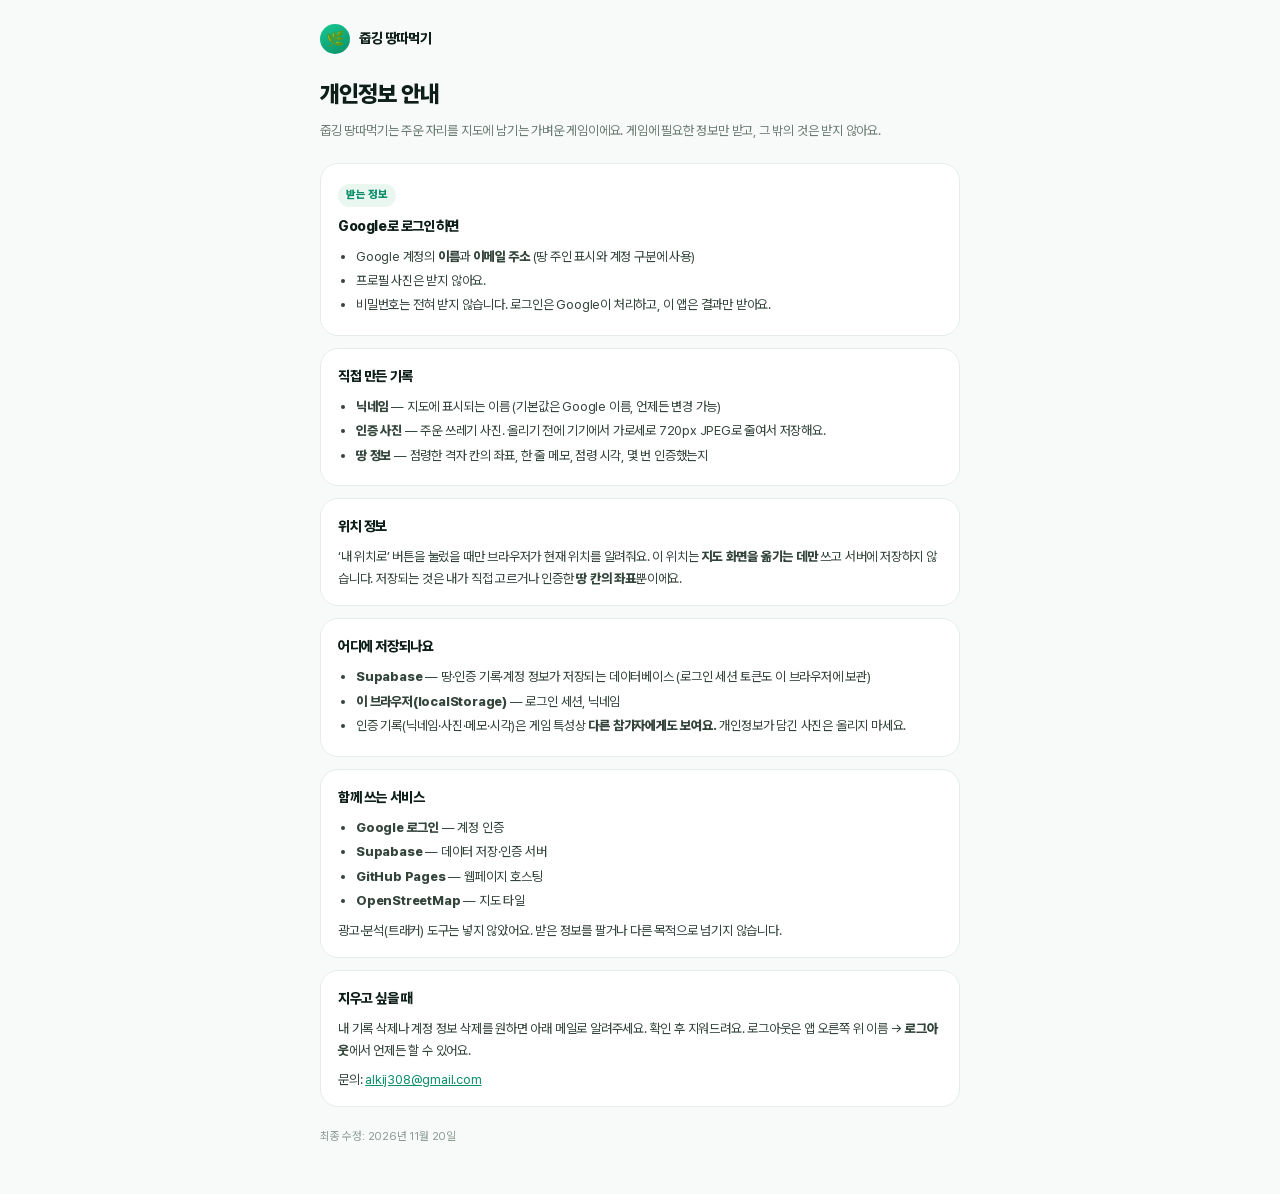
<file: privacy.html>
<!DOCTYPE html>
<html lang="ko">
<head>
<meta charset="utf-8">
<meta name="viewport" content="width=device-width, initial-scale=1, viewport-fit=cover">
<meta name="color-scheme" content="light">
<title>개인정보 안내 · 줍깅 땅따먹기</title>
<meta name="description" content="줍깅 땅따먹기가 어떤 정보를 받고 어디에 쓰는지 안내합니다.">
<link rel="canonical" href="https://alkij308-cloud.github.io/plogging-turf/privacy.html">
<meta name="robots" content="index,follow">
<link rel="icon" href="data:image/svg+xml,%3Csvg xmlns='http://www.w3.org/2000/svg' viewBox='0 0 32 32'%3E%3Crect width='32' height='32' rx='9' fill='%230E1F19'/%3E%3Cpath d='M25 7c0 10-5.6 15.2-12.6 15.2-1.7 0-3.2-.4-3.2-.4S9.4 14.3 14.2 10.6C17.8 7.8 25 7 25 7Z' fill='%2312B886'/%3E%3C/svg%3E">
<link rel="preload" href="assets/fonts/PretendardVariable.woff2" as="font" type="font/woff2" crossorigin>
<style>
  @font-face {
    font-family: 'Pretendard Variable';
    src: url('assets/fonts/PretendardVariable.woff2') format('woff2-variations');
    font-weight: 45 920; font-display: swap;
  }
  :root { --ink: #0E1F19; --muted: #6B7C74; --mint: #12B886; --mint-deep: #0A8F68; --paper: #F7FAF8; }
  * { box-sizing: border-box; margin: 0; padding: 0; }
  body {
    font-family: 'Pretendard Variable', -apple-system, BlinkMacSystemFont, system-ui, sans-serif;
    background: var(--paper); color: var(--ink); line-height: 1.65;
    -webkit-font-smoothing: antialiased;
    padding: 24px 18px calc(48px + env(safe-area-inset-bottom));
  }
  main { max-width: 640px; margin: 0 auto; }
  .top { display: flex; align-items: center; gap: 9px; margin-bottom: 22px; }
  .mark { width: 30px; height: 30px; border-radius: 50%; background: linear-gradient(150deg, #17C994, #0A8F68); display: grid; place-items: center; color: #EFFFF8; font-size: 15px; }
  .top a { color: var(--ink); text-decoration: none; font-weight: 800; letter-spacing: -.4px; font-size: 14px; }
  h1 { font-size: 23px; font-weight: 850; letter-spacing: -.9px; margin-bottom: 6px; }
  .lede { font-size: 13px; color: var(--muted); margin-bottom: 22px; }
  section { background: #fff; border: 1px solid #E6EDE9; border-radius: 18px; padding: 16px 17px; margin-bottom: 12px; }
  h2 { font-size: 14px; font-weight: 800; letter-spacing: -.4px; margin-bottom: 8px; }
  p, li { font-size: 13px; color: #33443B; letter-spacing: -.2px; }
  ul { padding-left: 18px; }
  li { margin: 3px 0; }
  b { font-weight: 800; }
  .tag { display: inline-block; padding: 2px 8px; border-radius: 999px; background: #EAF7F1; color: var(--mint-deep); font-size: 11px; font-weight: 800; margin-bottom: 8px; }
  .foot { margin-top: 20px; font-size: 11.5px; color: #8A9A92; }
  a { color: var(--mint-deep); }
</style>
</head>
<body>
<main>
  <div class="top">
    <span class="mark" aria-hidden="true">🌿</span>
    <a href="./">줍깅 땅따먹기</a>
  </div>

  <h1>개인정보 안내</h1>
  <p class="lede">줍깅 땅따먹기는 주운 자리를 지도에 남기는 가벼운 게임이에요. 게임에 필요한 정보만 받고, 그 밖의 것은 받지 않아요.</p>

  <section>
    <span class="tag">받는 정보</span>
    <h2>Google로 로그인하면</h2>
    <ul>
      <li>Google 계정의 <b>이름</b>과 <b>이메일 주소</b> (땅 주인 표시와 계정 구분에 사용)</li>
      <li>프로필 사진은 받지 않아요.</li>
      <li>비밀번호는 전혀 받지 않습니다. 로그인은 Google이 처리하고, 이 앱은 결과만 받아요.</li>
    </ul>
  </section>

  <section>
    <h2>직접 만든 기록</h2>
    <ul>
      <li><b>닉네임</b> — 지도에 표시되는 이름 (기본값은 Google 이름, 언제든 변경 가능)</li>
      <li><b>인증 사진</b> — 주운 쓰레기 사진. 올리기 전에 기기에서 가로세로 720px JPEG로 줄여서 저장해요.</li>
      <li><b>땅 정보</b> — 점령한 격자 칸의 좌표, 한 줄 메모, 점령 시각, 몇 번 인증했는지</li>
    </ul>
  </section>

  <section>
    <h2>위치 정보</h2>
    <p>‘내 위치로’ 버튼을 눌렀을 때만 브라우저가 현재 위치를 알려줘요. 이 위치는 <b>지도 화면을 옮기는 데만</b> 쓰고 서버에 저장하지 않습니다. 저장되는 것은 내가 직접 고르거나 인증한 <b>땅 칸의 좌표</b>뿐이에요.</p>
  </section>

  <section>
    <h2>어디에 저장되나요</h2>
    <ul>
      <li><b>Supabase</b> — 땅·인증 기록·계정 정보가 저장되는 데이터베이스 (로그인 세션 토큰도 이 브라우저에 보관)</li>
      <li><b>이 브라우저(localStorage)</b> — 로그인 세션, 닉네임</li>
      <li>인증 기록(닉네임·사진·메모·시각)은 게임 특성상 <b>다른 참가자에게도 보여요.</b> 개인정보가 담긴 사진은 올리지 마세요.</li>
    </ul>
  </section>

  <section>
    <h2>함께 쓰는 서비스</h2>
    <ul>
      <li><b>Google 로그인</b> — 계정 인증</li>
      <li><b>Supabase</b> — 데이터 저장·인증 서버</li>
      <li><b>GitHub Pages</b> — 웹페이지 호스팅</li>
      <li><b>OpenStreetMap</b> — 지도 타일</li>
    </ul>
    <p style="margin-top:8px">광고·분석(트래커) 도구는 넣지 않았어요. 받은 정보를 팔거나 다른 목적으로 넘기지 않습니다.</p>
  </section>

  <section>
    <h2>지우고 싶을 때</h2>
    <p>내 기록 삭제나 계정 정보 삭제를 원하면 아래 메일로 알려주세요. 확인 후 지워드려요. 로그아웃은 앱 오른쪽 위 이름 → <b>로그아웃</b>에서 언제든 할 수 있어요.</p>
    <p style="margin-top:8px">문의: <a href="mailto:alkij308@gmail.com">alkij308@gmail.com</a></p>
  </section>

  <p class="foot">최종 수정: 2026년 11월 20일</p>
</main>
</body>
</html>
</file>
